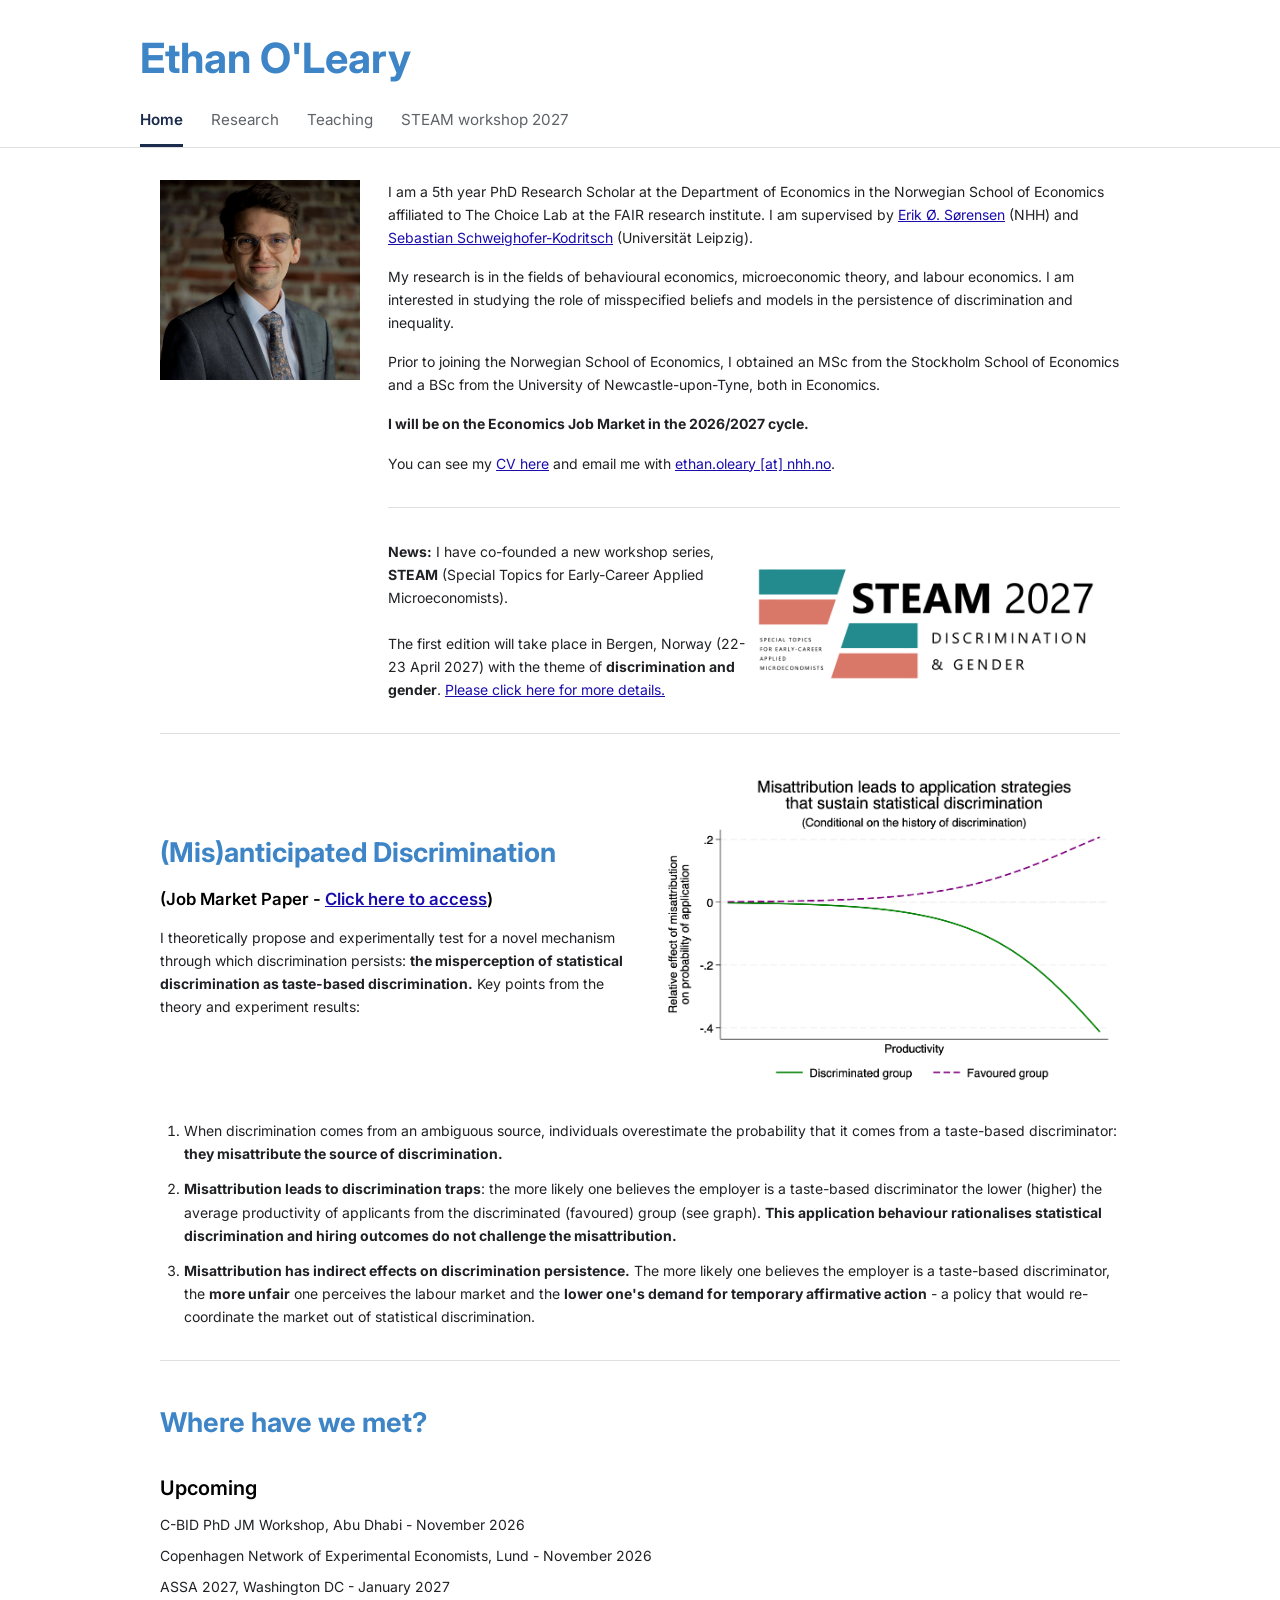
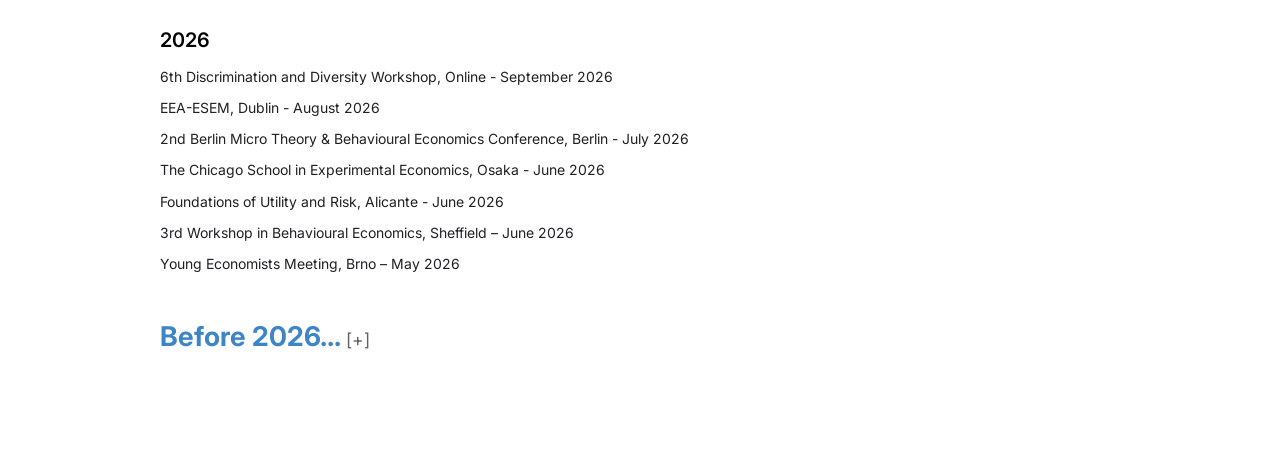
<file: index.html>
<!DOCTYPE html>
<html lang="en">
<head>
<meta charset="UTF-8">
<meta name="viewport" content="width=device-width, initial-scale=1.0">
<title>Ethan O'Leary</title>
<link rel="preconnect" href="https://fonts.googleapis.com">
<link rel="preconnect" href="https://fonts.gstatic.com" crossorigin>
<link href="https://fonts.googleapis.com/css2?family=Inter:wght@400;500;600;700&display=swap" rel="stylesheet">
<link rel="stylesheet" href="style.css">
<script defer src="script.js"></script>
</head>
<body>

<header class="site-header">
  <div class="header-inner">
    <h1>Ethan O'Leary</h1>
    <nav class="site-nav">
      <a href="index.html" class="active">Home</a>
      <a href="research.html">Research</a>
      <a href="teaching.html">Teaching</a>
      <a href="https://sites.google.com/view/steamworkshop2027/home">STEAM workshop 2027</a>
    </nav>
  </div>
</header>

<main>
  <div class="intro-block">
    <div class="intro-photo">
  <img src="images/Headshot26.jpeg" alt="Ethan O'Leary headshot">
</div>
    <div class="intro-text">

      <p>I am a 5th year PhD Research Scholar at the Department of Economics in the Norwegian School of Economics affiliated to The Choice Lab at the FAIR research institute. I am supervised by
        <a href="https://www.statsokonomen.no/about/" target="_blank" rel="noopener">Erik Ø. Sørensen</a>
        (NHH) and <a href="https://sites.google.com/site/sebastiankodritsch/" target="_blank" rel="noopener">Sebastian Schweighofer-Kodritsch</a> (Universität Leipzig).</p>

      <p>My research is in the fields of behavioural economics, microeconomic theory, and labour economics. I am interested in studying the role of misspecified beliefs and models in the persistence of discrimination and inequality.</p>

      <p>Prior to joining the Norwegian School of Economics, I obtained an MSc from the Stockholm School of Economics and a BSc from the University of Newcastle-upon-Tyne, both in Economics.</p>

      <p><b>I will be on the Economics Job Market in the 2026/2027 cycle.</b></p>

      <p>You can see my <a href="files/EthanOleary_CV.pdf" target="_blank" rel="noopener">CV here</a> and email me with <a href="mailto:ethan.oleary@nhh.no">ethan.oleary [at] nhh.no</a>.</p>

        <hr>

      <div class="news-block">
  <div class="news-text">
    <p><b>News:</b> I have co-founded a new workshop series, <b>STEAM</b> (Special Topics for Early-Career Applied Microeconomists).<br><br>
    The first edition will take place in Bergen, Norway (22-23 April 2027) with the theme of <b>discrimination and gender</b>. <a href="https://sites.google.com/view/steamworkshop2027/home">Please click here for more details.</a></p>
  </div>

  <div class="news-image">
  <a href="https://sites.google.com/view/steamworkshop2027/home">
    <img
      src="images/steam_logo.png"
      alt="Visit the STEAM workshop 2027 website">
  </a>
</div>
</div>
    </div>
  </div>

  <hr>

  <div class="jmp-block">
    <div class="jmp-text">
      <h2>(Mis)anticipated Discrimination<br></h2> <h4>(Job Market Paper - <a href="files/EO_JMP.pdf" target="_blank" rel="noopener">Click here to access</a>)</h4>

      <p>I theoretically propose and experimentally test for a novel mechanism through
        which discrimination persists: <b>the misperception of statistical discrimination
          as taste-based discrimination.</b> Key points from the theory and experiment results:</p>
    </div>
    <div class="jmp-image">
      <img src="images/Hist-belief-diff.png" alt="Histogram of belief differences">
    </div>
  </div>

      <ol class="jmp-list">
    <li>When discrimination comes from an ambiguous source,
      individuals overestimate the probability that it comes from a taste-based discriminator:
      <b>they misattribute the source of discrimination.</b></li>
    <li><b>Misattribution leads to discrimination traps</b>: the more likely
      one believes the employer is a taste-based discriminator the lower (higher)
      the average productivity of applicants from the discriminated (favoured) group (see graph).
      <b>This application behaviour rationalises statistical discrimination and hiring
        outcomes do not challenge the misattribution.</b></li>
    <li><b>Misattribution has indirect effects on discrimination persistence.</b>
      The more likely one believes the employer is a taste-based discriminator,
      the <b>more unfair</b> one perceives the labour market and the <b>lower one's demand for
      temporary affirmative action</b> - a policy that would re-coordinate the market out
      of statistical discrimination.</li>
  </ol>

  <hr>

  <h2>Where have we met?</h2>

  <h3>Upcoming</h3>
  <ul class="talks-list">
    <li>C-BID PhD JM Workshop, Abu Dhabi - November 2026</li>
    <li>Copenhagen Network of Experimental Economists, Lund - November 2026</li>
    <li>ASSA 2027, Washington DC - January 2027 </li>
  </ul>

  <h3>2026</h3>
  <ul class="talks-list">
    <li>6th Discrimination and Diversity Workshop, Online - September 2026</li>
    <li>EEA-ESEM, Dublin - August 2026</li>
    <li>2nd Berlin Micro Theory & Behavioural Economics Conference, Berlin - July 2026</li>
    <li>The Chicago School in Experimental Economics, Osaka - June 2026</li>
    <li>Foundations of Utility and Risk, Alicante - June 2026</li>
    <li>3rd Workshop in Behavioural Economics, Sheffield – June 2026</li>
    <li>Young Economists Meeting, Brno – May 2026</li>

  </ul>

  <h2 class="collapsible-title" data-target="before-2026">Before 2026... <span class="toggle-indicator">[+]</span></h2>
  <div class="collapsible-content" id="before-2026">

    <h3>2025</h3>
    <ul class="talks-list">
      <li>Newcastle Experimental Economics Workshop, Newcastle-upon-Tyne – November 2025</li>
      <li>1st Berlin Micro Theory &amp; Behavioural Economics Conference, Berlin – July 2025</li>
      <li>SABE Conference, Trento – June 2025</li>
      <li>Berlin-Bergen Behavioural Economics Workshop, Berlin – April 2025</li>
      <li>Thurgau Experimental Economics Meeting (T:EEM), Kreuzlingen (CH) – March 2025</li>
    </ul>

    <h3>2024</h3>
    <ul class="talks-list">
      <li>Copenhagen Network for Experimental Economics (CNEE), Lund – November 2024</li>
      <li>ESA PhD Course in Behavioral economics of beliefs and misperceptions, Helsinki &amp; Lund — field experiments, registers, and surveys – September &amp; November 2024</li>
      <li>FAIR-UCSD Spring School in Behavioural Economics, San Diego – March 2024</li>
    </ul>

    <h3>2023</h3>
    <ul class="talks-list">
      <li>PSE Summer School: Gender Economics, Paris – June 2023</li>
    </ul>
  </div>
</main>


</body>
</html>
</file>
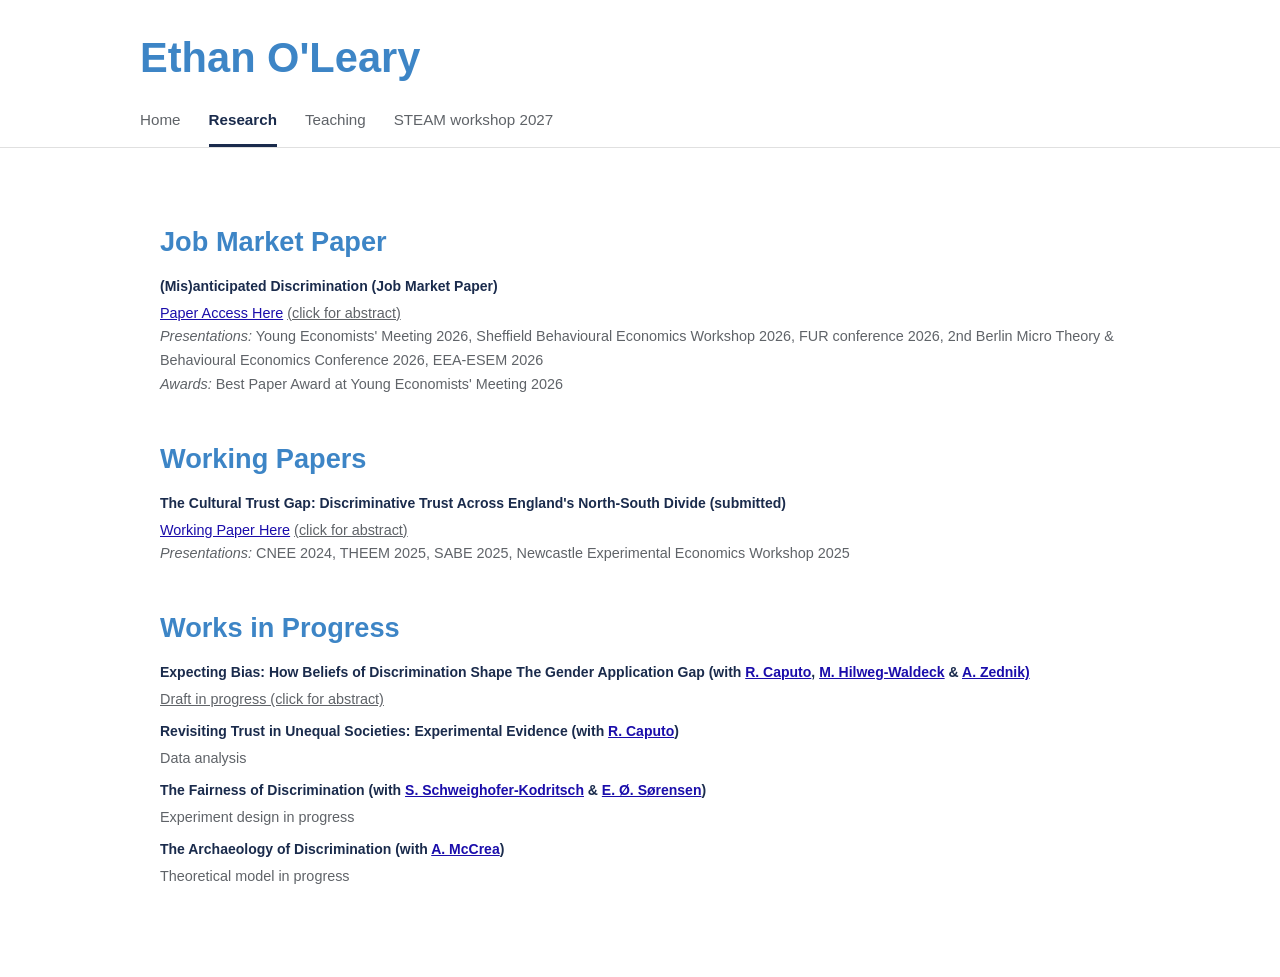
<file: research.html>
<!DOCTYPE html>
<html lang="en">
<head>
<meta charset="UTF-8">
<meta name="viewport" content="width=device-width, initial-scale=1.0">
<title>Ethan O'Leary</title>
<link rel="stylesheet" href="style.css">
<script defer src="script.js"></script>
  <link rel="preconnect" href="https://fonts.googleapis.com">
<link rel="preconnect" href="https://fonts.gstatic.com" crossorigin>
<link href="https://fonts.googleapis.com/css2?family=Quicksand:wght@400;500;600;700&display=swap" rel="stylesheet">
<link rel="stylesheet" href="style.css">
</head>
<body>

<header class="site-header">
  <div class="header-inner">
    <h1>Ethan O'Leary</h1>
    <nav class="site-nav">
      <a href="index.html">Home</a>
      <a href="research.html" class="active">Research</a>
      <a href="teaching.html">Teaching</a>
      <a href="https://sites.google.com/view/steamworkshop2027/home">STEAM workshop 2027</a>
    </nav>
  </div>
</header>

<main>
  <h2>Job Market Paper</h2>

  <div class="paper-block">
    <div class="paper-title">(Mis)anticipated Discrimination (Job Market Paper)</div>
    <div class="paper-meta">
      <a href="files/EO_JMP.pdf" target="_blank" rel="noopener">Paper Access Here</a>
      <span class="toggle-link" data-target="abs-jmp">(click for abstract)</span><br>
      <i>Presentations:</i> Young Economists' Meeting 2026, Sheffield Behavioural Economics Workshop 2026,
      FUR conference 2026, 2nd Berlin Micro Theory & Behavioural Economics Conference 2026, EEA-ESEM 2026<br>
      <i>Awards:</i> Best Paper Award at Young Economists' Meeting 2026
    </div>
    <div class="abstract" id="abs-jmp">
      I propose and test a novel mechanism through which discrimination persists: the misperception of statistical
      discrimination as taste-based discrimination. I first derive a model of self-confirming discrimination in a
      job-application setting, in which misperceiving statistical discrimination as taste-based is a key channel:
      correctly attributed statistical discrimination admits both discriminatory and non-discriminatory equilibria,
      so inequality reflects a coordination failure, while misattribution to taste-based origins yields only discriminatory
      equilibria and lowers the perceived return to re-coordination. In a pre-registered laboratory experiment, subjects
      who experience discrimination from an ambiguous origin overestimate the probability that this inequality is caused
      by taste-based discriminators. This misattribution is associated with a higher probability that application
      strategies sustain statistical discrimination: a 1 percentage point increase in believed probability that
      discrimination is taste-based corresponds to a 0.35 (0.24) percentage point decrease (increase) in the probability
      that a subject in the discriminated (favoured) group applies to a job, perpetuating statistical discrimination.
      Moreover, the more likely subjects perceive the employer to be a taste-based discriminator, the more unfair they
      perceive the labour market and the lower their demand for a temporary affirmative action policy aimed at re-coordinating
      toward a less discriminatory outcome. This demonstrates that the persistence of discrimination is not only driven
      by the underlying source, but also the perception of such.

    </div>
  </div>

  <h2>Working Papers</h2>

  <div class="paper-block">
    <div class="paper-title">The Cultural Trust Gap: Discriminative Trust Across England's North-South Divide (submitted)</div>
    <div class="paper-meta">
      <a href="files/EO_CultureTrust.pdf" target="_blank" rel="noopener">Working Paper Here</a>
      <span class="toggle-link" data-target="abs-trust">(click for abstract)</span><br>
      <i>Presentations:</i> CNEE 2024, THEEM 2025, SABE 2025, Newcastle Experimental Economics Workshop 2025
    </div>
    <div class="abstract" id="abs-trust">
      Trust, the belief in another individual or organisation's intent to act in good faith, is a cornerstone of social prosperity.
      However, cultural norms significantly influence trust levels within and between groups, often leading to discriminatory behaviours that undermine cooperation.
      This paper investigates the impact of culture on trust using a novel experimental approach that isolates trust from confounding factors such as risk preferences and distributional concerns.
      The setting of the experiment is England, a culturally and economically divided nation. Focusing on self-identified Southerners and Northerners, I find evidence of a cultural trust gap.
      Specifically, while Southerners exhibit equal trust towards both groups, Northerners trust Southerners significantly less than their own group.
      By decomposing trust into its conditional and unconditional components, I show that this disparity is driven by unconditional trust:
      Northerners perceive Southerners as more selfish than their own culture.
    </div>
  </div>

  <h2>Works in Progress</h2>

  <div class="paper-block">
    <div class="paper-title">Expecting Bias: How Beliefs of Discrimination Shape The Gender Application Gap
      (with <a href="https://sites.google.com/view/robertocaputo/home-page" target="_blank" rel="noopener">R. Caputo</a>,
      <a href="https://sites.google.com/view/michaelhilwegwaldeck/" target="_blank" rel="noopener">M. Hilweg-Waldeck</a>
      &amp; <a href="https://sites.google.com/view/anitazednik/"  target="_blank" rel="noopener">A. Zednik)</a></div>
    <div class="paper-meta">
      <span class="toggle-link" data-target="abs-bias">Draft in progress (click for abstract)</span>
    </div>
    <div class="abstract" id="abs-bias">
      We study to what extent including evaluator subjectivity in tournament decisions affects the documented gender gap in competition.
      We conduct a large-scale, pre-registered online experiment (n=7310) in which workers choose between a non-competitive piece rate and
      a competitive payment scheme whose payout depends on being selected by an incentivised human evaluator.
      By randomly varying whether the evaluator can observe the worker's gender across a male-stereotyped and a non-stereotyped task,
      we exogenously induce the scope for anticipated discrimination. In the male-stereotyped task, gender revelation breaks the link between
      women's objective performance beliefs and their beliefs about being selected: conditional on the subjective probability of having the best signal,
      moderately confident women report significantly lower selection expectations when their gender is observable.
      This distortion reduces female entry, especially among non-risk-averse participants, who had dominated the competitor pool under concealed gender.
      Revelation also disproportionately affects low-ability women, destabilising the usual negative ability-competition relationship among females.
      We validate that this effect is driven by the anticipation of gender discrimination and not by a preference for opting out of settings in which gender is
      made salient: in a non-stereotyped task we find no change in beliefs nor in competition behaviour when their gender is revealed to the evaluator.
      Our findings suggest that the extent to which the gender competition gap distorts female labour supply may be underestimated in the face of the potential for evaluator bias, even before it is enacted.
    </div>
  </div>

  <div class="paper-block">
    <div class="paper-title">Revisiting Trust in Unequal Societies: Experimental Evidence
      (with <a href="https://sites.google.com/view/robertocaputo/home-page" target="_blank" rel="noopener">R. Caputo</a>)</div>
    <div class="paper-meta">Data analysis</div>
  </div>

  <div class="paper-block">
    <div class="paper-title">The Fairness of Discrimination (with
      <a href="https://sites.google.com/site/sebastiankodritsch/" target="_blank" rel="noopener">S. Schweighofer-Kodritsch</a>
      &amp; <a href="https://www.statsokonomen.no/about/" target="_blank" rel="noopener">E. Ø. Sørensen</a>)</div>
    <div class="paper-meta">Experiment design in progress</div>
  </div>

  <div class="paper-block">
    <div class="paper-title">The Archaeology of Discrimination (with
      <a href="https://sites.google.com/view/ashleymccrea/home" target="_blank" rel="noopener">A. McCrea</a>)
     </div>
    <div class="paper-meta">Theoretical model in progress</div>
  </div>
</main>


</body>
</html>
</file>
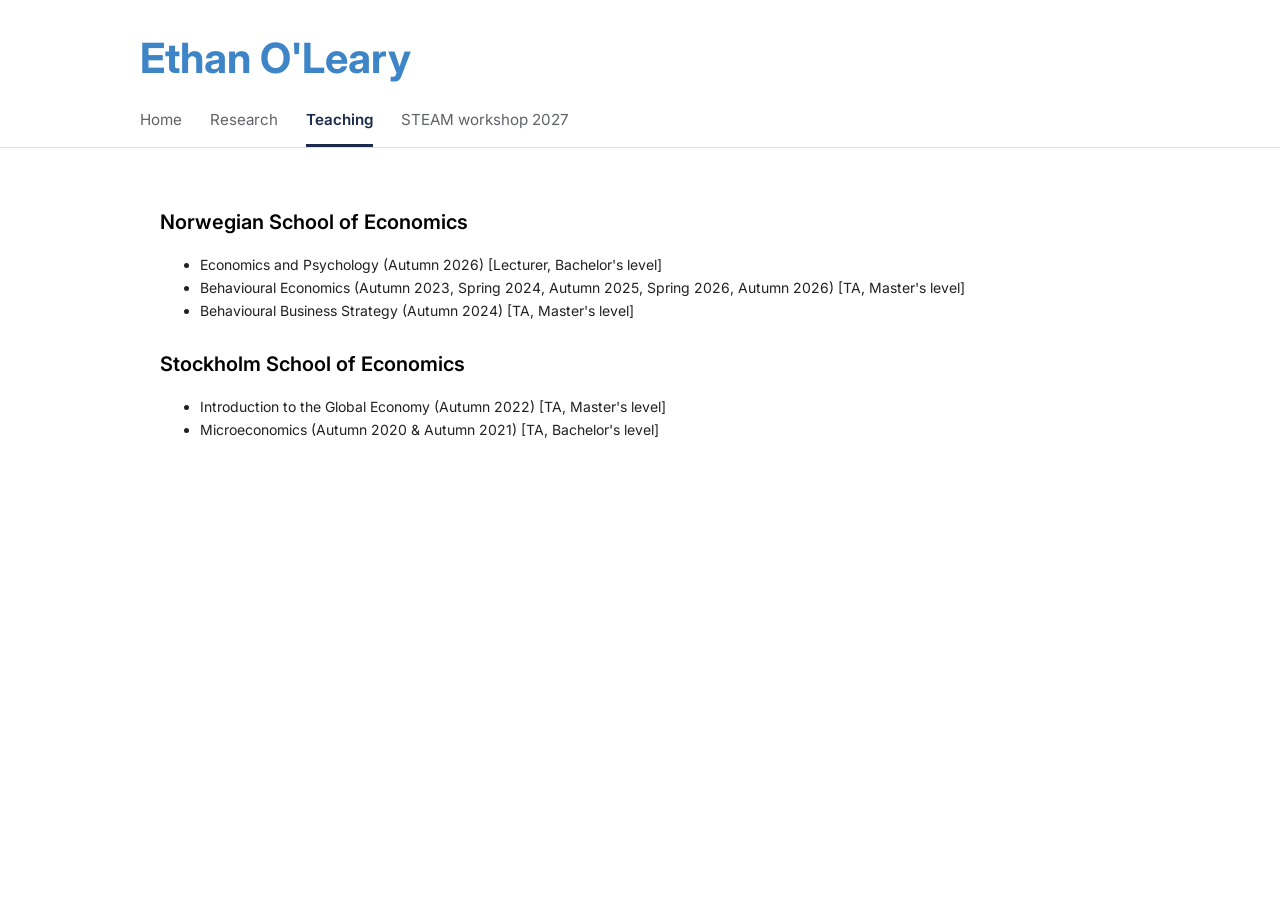
<file: teaching.html>
<!DOCTYPE html>
<html lang="en">
<head>
<meta charset="UTF-8">
<meta name="viewport" content="width=device-width, initial-scale=1.0">
<title>Teaching &mdash; Ethan O'Leary</title>
<link rel="preconnect" href="https://fonts.googleapis.com">
<link rel="preconnect" href="https://fonts.gstatic.com" crossorigin>
<link href="https://fonts.googleapis.com/css2?family=Inter:wght@400;500;600;700&display=swap" rel="stylesheet">
<link rel="stylesheet" href="style.css">
</head>
<body>

<header class="site-header">
  <div class="header-inner">
    <h1>Ethan O'Leary</h1>
    <nav class="site-nav">
      <a href="index.html">Home</a>
      <a href="research.html">Research</a>
      <a href="teaching.html" class="active">Teaching</a>
      <a href="https://sites.google.com/view/steamworkshop2027/home">STEAM workshop 2027</a>
    </nav>
  </div>
</header>

<main>
  <h3>Norwegian School of Economics</h3>
  <ul class="teaching-list">
    <li><span class="course-title">Economics and Psychology</span> (Autumn 2026) <span class="course-role">[Lecturer, Bachelor's level]</span></li>
    <li><span class="course-title">Behavioural Economics</span> (Autumn 2023, Spring 2024, Autumn 2025, Spring 2026, Autumn 2026) <span class="course-role">[TA, Master's level]</span></li>
    <li><span class="course-title">Behavioural Business Strategy</span> (Autumn 2024) <span class="course-role">[TA, Master's level]</span></li>
  </ul>

  <h3>Stockholm School of Economics</h3>
  <ul class="teaching-list">
    <li><span class="course-title">Introduction to the Global Economy</span> (Autumn 2022) <span class="course-role">[TA, Master's level]</span></li>
    <li><span class="course-title">Microeconomics</span> (Autumn 2020 &amp; Autumn 2021) <span class="course-role">[TA, Bachelor's level]</span></li>
  </ul>
</main>


</body>
</html>
</file>
<file: style.css>
:root {
  --text-color: #202124;
  --muted-color: #5f6368;
  --link-color: #1a0dab;
  --navy: #1a2b4c;
  --name-color: #3d85c6;
  --border-color: #e0e0e0;
  --max-width: 1000px;
}

* { box-sizing: border-box; }

body {
  margin: 0;
  font-family: 'Inter', sans-serif;
  color: var(--text-color);
  line-height: 1.65;
  background: #ffffff;
  font-size: 14px;
}

header.site-header {
  border-bottom: 1px solid var(--border-color);
  padding: 24px 20px 0 20px;
}

.header-inner {
  max-width: var(--max-width);
  margin: 0 auto;
}

.site-header h1 {
  font-size: 2.6rem;
  font-weight: 700;
  color: var(--name-color);
  margin: 0 0 14px 0;
}

nav.site-nav {
  display: flex;
  gap: 28px;
  font-family: 'Inter', sans-serif;
  font-size: 0.95rem;
}

nav.site-nav a {
  text-decoration: none;
  color: var(--muted-color);
  padding-bottom: 12px;
  border-bottom: 3px solid transparent;
}

nav.site-nav a:hover {
  color: var(--text-color);
}

nav.site-nav a.active {
  color: #1a2b4c;
  border-bottom-color: var(--navy);
  font-weight: 600;
}

main {
  max-width: var(--max-width);
  margin: 0 auto;
  padding: 32px 20px 80px 20px;
}

main h2 {
  font-size: 1.7rem;
  font-weight: 700;
  color: var(--name-color);
  margin-top: 40px;
  margin-bottom: 10px;
}

main h3 {
  font-size: 1.25rem;
  font-weight: 600;
  color: black;
  margin-top: 26px;
  margin-bottom: 8px;
}

main h4 {
  font-size: 1.05rem;
  font-weight: 600;
  color: black;
  margin-top: 0;
  margin-bottom: 12px;
}

main p {
  margin: 0 0 16px 0;
}

a {
  color: var(--link-color);
}

hr {
  border: none;
  border-top: 1px solid var(--border-color);
  margin: 32px 0;
}

/* Intro bio layout: photo left, text right */
.intro-block {
  display: flex;
  gap: 28px;
  align-items: flex-start;
  margin-bottom: 12px;
}

.intro-photo {
  flex: 0 0 200px;
}

.intro-photo img {
  width: 200px;
  max-width: 100%;
  height: auto;
}

.intro-text {
  flex: 1 1 auto;
  min-width: 0;
}

.intro-text p {
  margin: 0 0 16px 0;
}

/* Job Market Paper layout: 50/50 columns for title + intro paragraph only */
.jmp-block {
  display: flex;
  gap: 28px;
  align-items: center;
  margin-top: 20px;
}

.jmp-text {
  flex: 1 1 50%;
  min-width: 0;
}

.jmp-text h2 {
  margin-top: 0;
  color: var(--name-color);
}

.jmp-image {
  flex: 1 1 50%;
  min-width: 0;
  display: flex;
  align-items: center;
  justify-content: center;
}

.jmp-image img {
  display: block;
  width: 100%;
  height: auto;
  border-radius: 4px;
}

/* Bullet list spans full page width below the two-column block */
.jmp-list {
  margin: 20px 0 0 0;
  padding-left: 24px;
}

.jmp-list li {
  margin-bottom: 12px;
}

@media (max-width: 700px) {
  .intro-block,
  .jmp-block {
    flex-direction: column;
    align-items: flex-start;
  }
  .intro-photo {
    margin-bottom: 12px;
  }
  .intro-photo img {
    width: 160px;
  }
  .jmp-text,
  .jmp-image {
    flex: 1 1 auto;
    width: 100%;
  }
  .jmp-image {
    margin-top: 20px;
  }
}

.paper-block {
  margin-bottom: 8px;
}

.paper-title {
  font-weight: 600;
  color: var(--navy);
}

.paper-meta {
  font-family: 'Inter', sans-serif;
  font-size: 0.9rem;
  color: var(--muted-color);
  margin: 4px 0 8px 0;
}

.abstract {
  display: none;
  border-left: 3px solid var(--border-color);
  padding-left: 14px;
  margin: 8px 0 18px 0;
  color: var(--muted-color);
  font-size: 0.97rem;
}

.abstract.open {
  display: block;
}

.toggle-link {
  cursor: pointer;
  font-family: 'Inter', sans-serif;
  font-size: 0.9rem;
  text-decoration: underline;
}

ol.talks-list, ul.talks-list {
  padding-left: 0;
  list-style: none;
  margin: 0 0 20px 0;
}

ol.talks-list li, ul.talks-list li {
  margin-bottom: 8px;
}

/* Collapsible "Before 2026..." section */
.collapsible-title {
  cursor: pointer;
  user-select: none;
}

.collapsible-title:hover {
  opacity: 0.8;
}

.toggle-indicator {
  font-size: 1.1rem;
  font-weight: 400;
  color: var(--muted-color);
}

.collapsible-content {
  display: none;
}

.collapsible-content.open {
  display: block;
}

footer.site-footer {
  max-width: var(--max-width);
  margin: 0 auto;
  padding: 20px 20px 60px 20px;
  font-family: 'Inter', sans-serif;
  font-size: 0.85rem;
  color: var(--muted-color);
  border-top: 1px solid var(--border-color);
}

/* News: equal columns with minimal spacing */
.news-block {
  display: grid;
  grid-template-columns: minmax(0, 1fr) minmax(0, 1fr);
  gap: 4px;
  align-items: center;
  width: 100%;
  margin: 0;
  padding: 0;
}

.news-text,
.news-image {
  min-width: 0;
  margin: 0;
  padding: 0;
}

.news-image a {
  display: block;
  width: 100%;
  margin: 2;
  padding: 2;
}

.news-image img {
  display: block;
  width: 100%;
  max-width: 100%;
  height: auto;
  max-height: none;
  margin: 0;
  padding: 0;
}

.news-text p {
  margin: 0;
  padding: 0;
}

/* On mobile, put the logo below the text */
@media (max-width: 700px) {
  .news-block {
    grid-template-columns: minmax(0, 1fr);
    gap: 4px;
  }

  .news-image {
    width: 50%;
    justify-self: center;
  }
}
</file>
